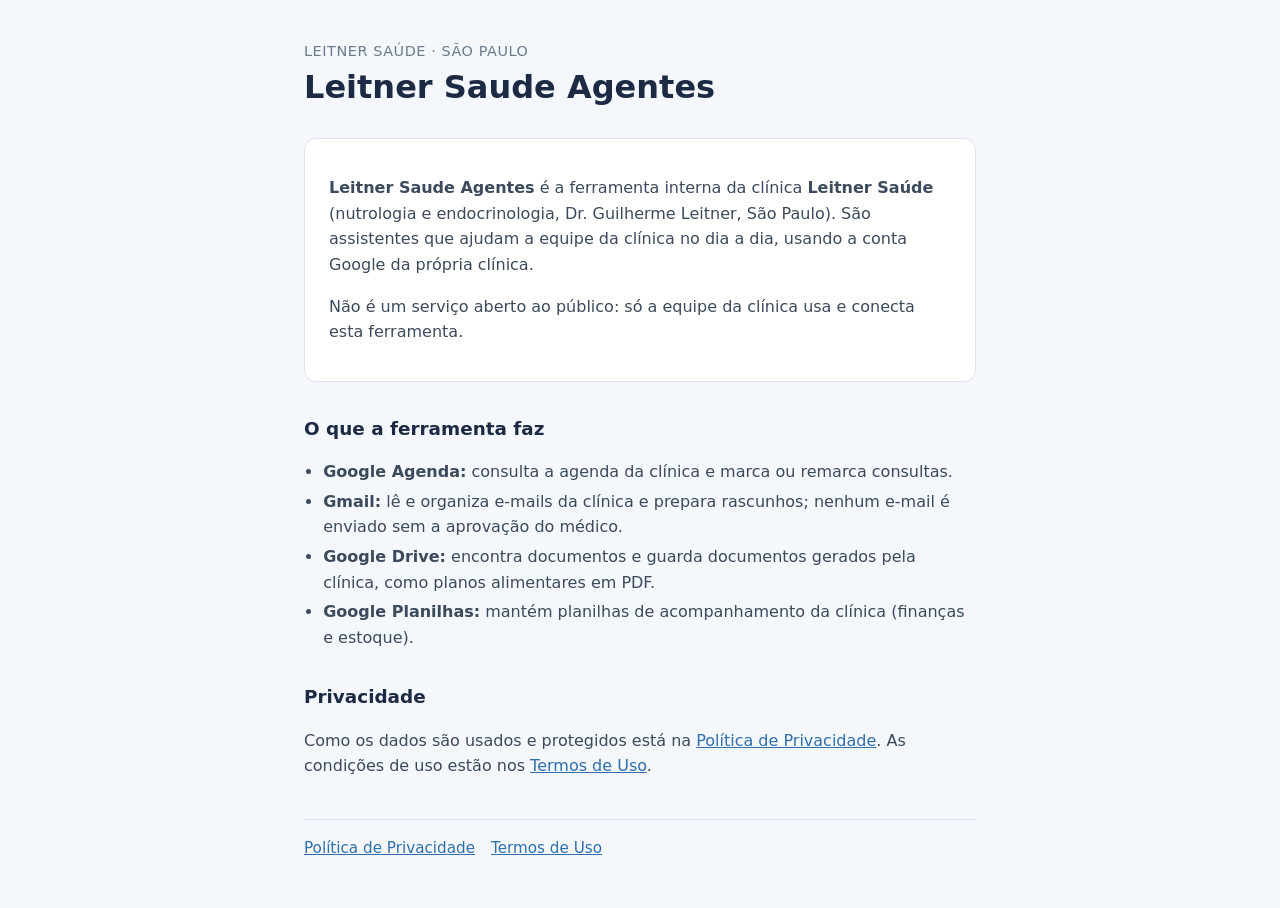
<file: index.html>
<!doctype html>
<html lang="pt-BR">
<head>
  <meta charset="utf-8">
  <meta name="viewport" content="width=device-width, initial-scale=1">
  <title>Leitner Saude Agentes</title>
  <meta name="description" content="Ferramenta interna da clínica Leitner Saúde: assistentes que organizam agenda, e-mail, documentos e planilhas da clínica.">
  <link rel="stylesheet" href="style.css">
</head>
<body>
<main>
  <header>
    <p>Leitner Saúde · São Paulo</p>
    <h1>Leitner Saude Agentes</h1>
  </header>

  <div class="card">
    <p><strong>Leitner Saude Agentes</strong> é a ferramenta interna da clínica <strong>Leitner Saúde</strong>
    (nutrologia e endocrinologia, Dr. Guilherme Leitner, São Paulo). São assistentes que ajudam a equipe da
    clínica no dia a dia, usando a conta Google da própria clínica.</p>
    <p>Não é um serviço aberto ao público: só a equipe da clínica usa e conecta esta ferramenta.</p>
  </div>

  <h2>O que a ferramenta faz</h2>
  <ul>
    <li><strong>Google Agenda:</strong> consulta a agenda da clínica e marca ou remarca consultas.</li>
    <li><strong>Gmail:</strong> lê e organiza e-mails da clínica e prepara rascunhos; nenhum e-mail é enviado sem a aprovação do médico.</li>
    <li><strong>Google Drive:</strong> encontra documentos e guarda documentos gerados pela clínica, como planos alimentares em PDF.</li>
    <li><strong>Google Planilhas:</strong> mantém planilhas de acompanhamento da clínica (finanças e estoque).</li>
  </ul>

  <h2>Privacidade</h2>
  <p>Como os dados são usados e protegidos está na <a href="privacidade.html">Política de Privacidade</a>.
  As condições de uso estão nos <a href="termos.html">Termos de Uso</a>.</p>

  <nav>
    <a href="privacidade.html">Política de Privacidade</a>
    <a href="termos.html">Termos de Uso</a>
  </nav>
</main>
</body>
</html>
</file>
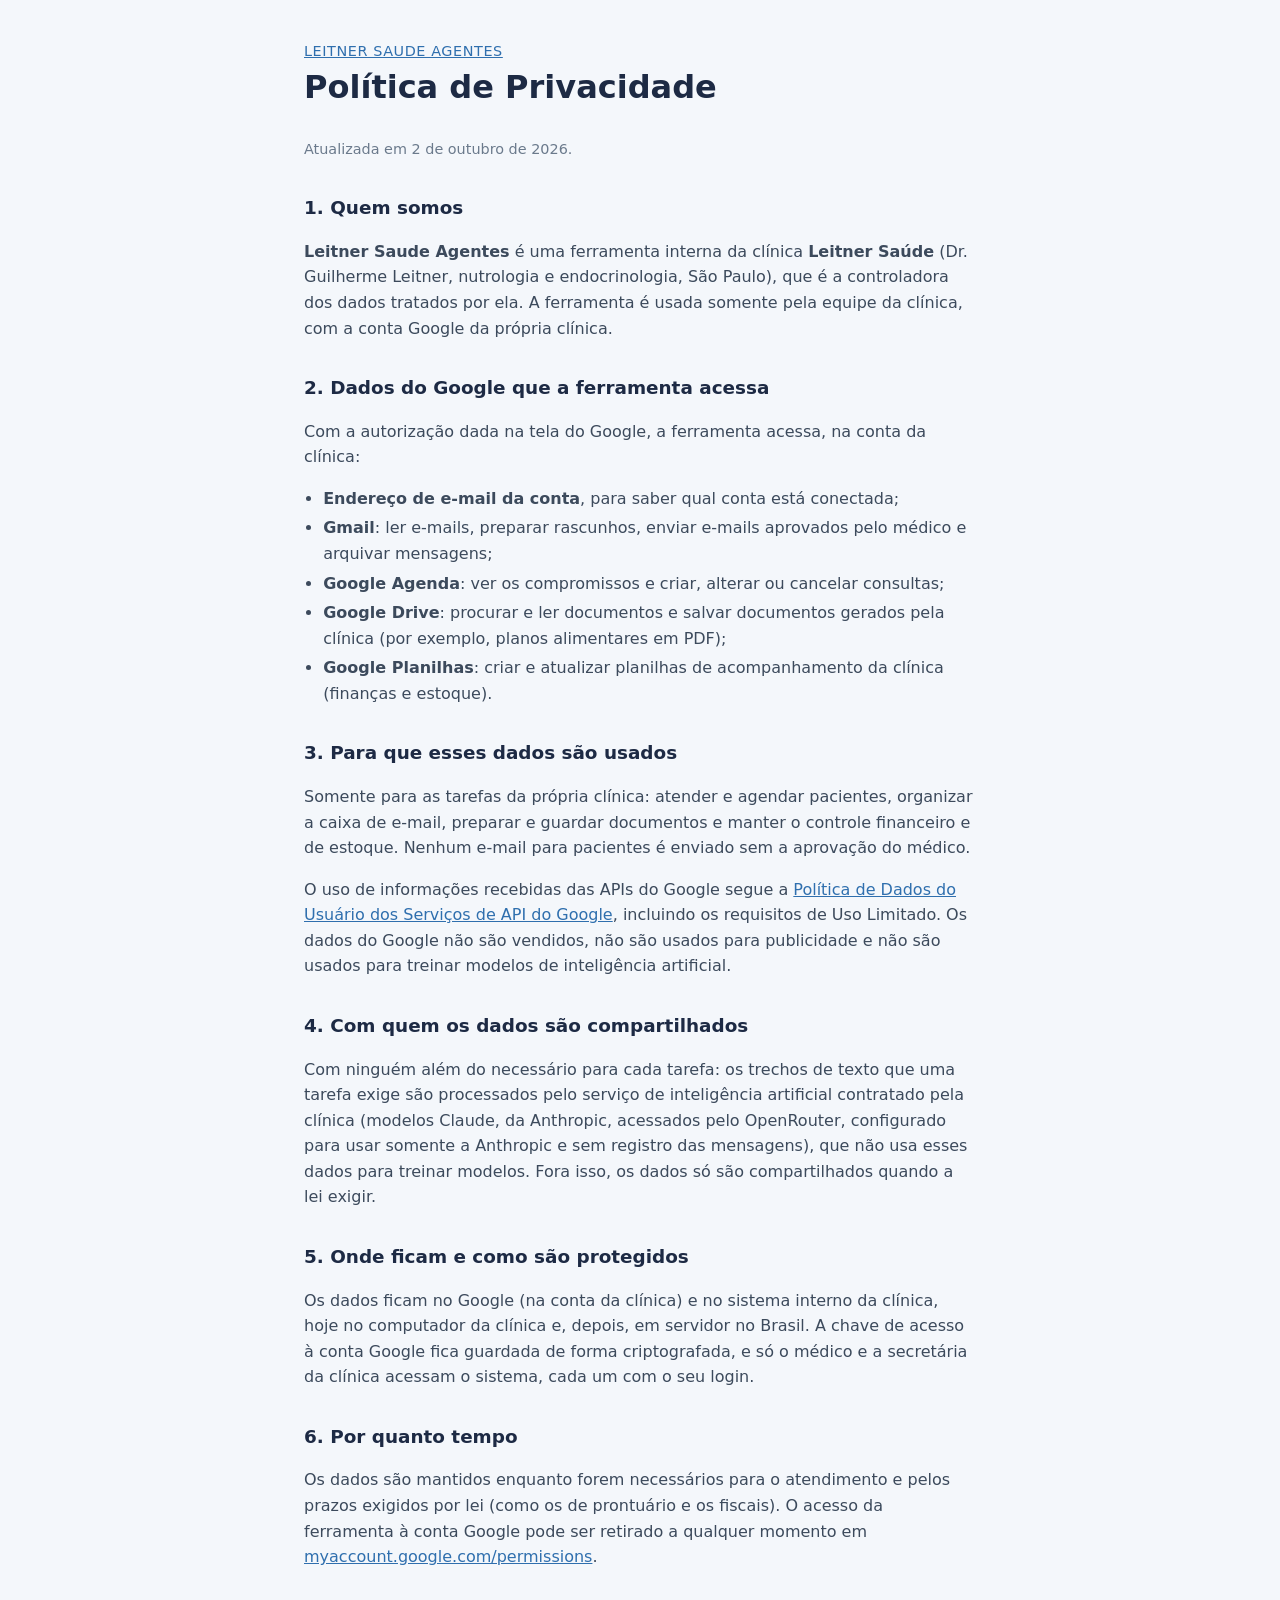
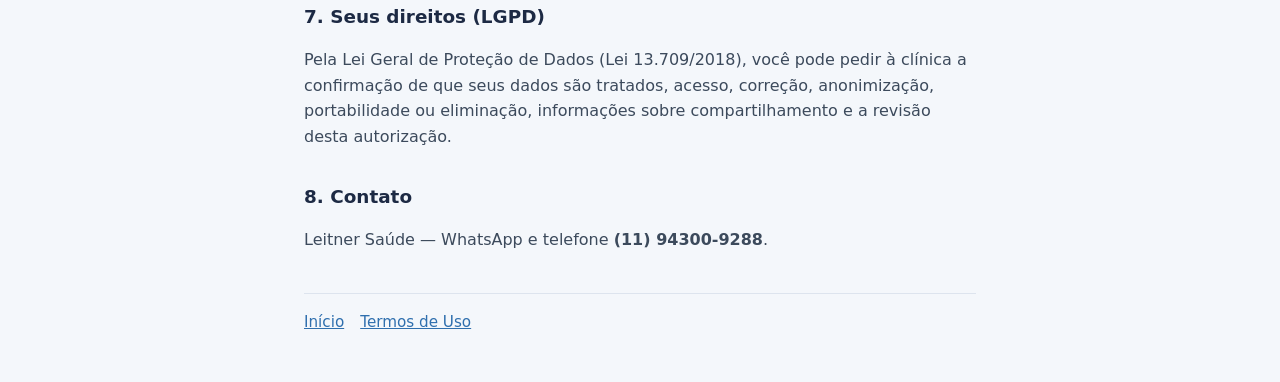
<file: privacidade.html>
<!doctype html>
<html lang="pt-BR">
<head>
  <meta charset="utf-8">
  <meta name="viewport" content="width=device-width, initial-scale=1">
  <title>Política de Privacidade — Leitner Saude Agentes</title>
  <link rel="stylesheet" href="style.css">
</head>
<body>
<main>
  <header>
    <p><a href="./">Leitner Saude Agentes</a></p>
    <h1>Política de Privacidade</h1>
  </header>
  <p class="small">Atualizada em 2 de outubro de 2026.</p>

  <h2>1. Quem somos</h2>
  <p><strong>Leitner Saude Agentes</strong> é uma ferramenta interna da clínica <strong>Leitner Saúde</strong>
  (Dr. Guilherme Leitner, nutrologia e endocrinologia, São Paulo), que é a controladora dos dados tratados por ela.
  A ferramenta é usada somente pela equipe da clínica, com a conta Google da própria clínica.</p>

  <h2>2. Dados do Google que a ferramenta acessa</h2>
  <p>Com a autorização dada na tela do Google, a ferramenta acessa, na conta da clínica:</p>
  <ul>
    <li><strong>Endereço de e-mail da conta</strong>, para saber qual conta está conectada;</li>
    <li><strong>Gmail</strong>: ler e-mails, preparar rascunhos, enviar e-mails aprovados pelo médico e arquivar mensagens;</li>
    <li><strong>Google Agenda</strong>: ver os compromissos e criar, alterar ou cancelar consultas;</li>
    <li><strong>Google Drive</strong>: procurar e ler documentos e salvar documentos gerados pela clínica (por exemplo, planos alimentares em PDF);</li>
    <li><strong>Google Planilhas</strong>: criar e atualizar planilhas de acompanhamento da clínica (finanças e estoque).</li>
  </ul>

  <h2>3. Para que esses dados são usados</h2>
  <p>Somente para as tarefas da própria clínica: atender e agendar pacientes, organizar a caixa de e-mail,
  preparar e guardar documentos e manter o controle financeiro e de estoque. Nenhum e-mail para pacientes é
  enviado sem a aprovação do médico.</p>
  <p>O uso de informações recebidas das APIs do Google segue a
  <a href="https://developers.google.com/terms/api-services-user-data-policy">Política de Dados do Usuário dos Serviços de API do Google</a>,
  incluindo os requisitos de Uso Limitado. Os dados do Google não são vendidos, não são usados para publicidade
  e não são usados para treinar modelos de inteligência artificial.</p>

  <h2>4. Com quem os dados são compartilhados</h2>
  <p>Com ninguém além do necessário para cada tarefa: os trechos de texto que uma tarefa exige são processados
  pelo serviço de inteligência artificial contratado pela clínica (modelos Claude, da Anthropic, acessados pelo
  OpenRouter, configurado para usar somente a Anthropic e sem registro das mensagens), que não usa esses dados
  para treinar modelos. Fora isso, os dados só são compartilhados quando a lei exigir.</p>

  <h2>5. Onde ficam e como são protegidos</h2>
  <p>Os dados ficam no Google (na conta da clínica) e no sistema interno da clínica, hoje no computador da
  clínica e, depois, em servidor no Brasil. A chave de acesso à conta Google fica guardada de forma criptografada,
  e só o médico e a secretária da clínica acessam o sistema, cada um com o seu login.</p>

  <h2>6. Por quanto tempo</h2>
  <p>Os dados são mantidos enquanto forem necessários para o atendimento e pelos prazos exigidos por lei
  (como os de prontuário e os fiscais). O acesso da ferramenta à conta Google pode ser retirado a qualquer momento em
  <a href="https://myaccount.google.com/permissions">myaccount.google.com/permissions</a>.</p>

  <h2>7. Seus direitos (LGPD)</h2>
  <p>Pela Lei Geral de Proteção de Dados (Lei 13.709/2018), você pode pedir à clínica a confirmação de que seus
  dados são tratados, acesso, correção, anonimização, portabilidade ou eliminação, informações sobre
  compartilhamento e a revisão desta autorização.</p>

  <h2>8. Contato</h2>
  <p>Leitner Saúde — WhatsApp e telefone <strong>(11) 94300-9288</strong>.</p>

  <nav>
    <a href="./">Início</a>
    <a href="termos.html">Termos de Uso</a>
  </nav>
</main>
</body>
</html>
</file>
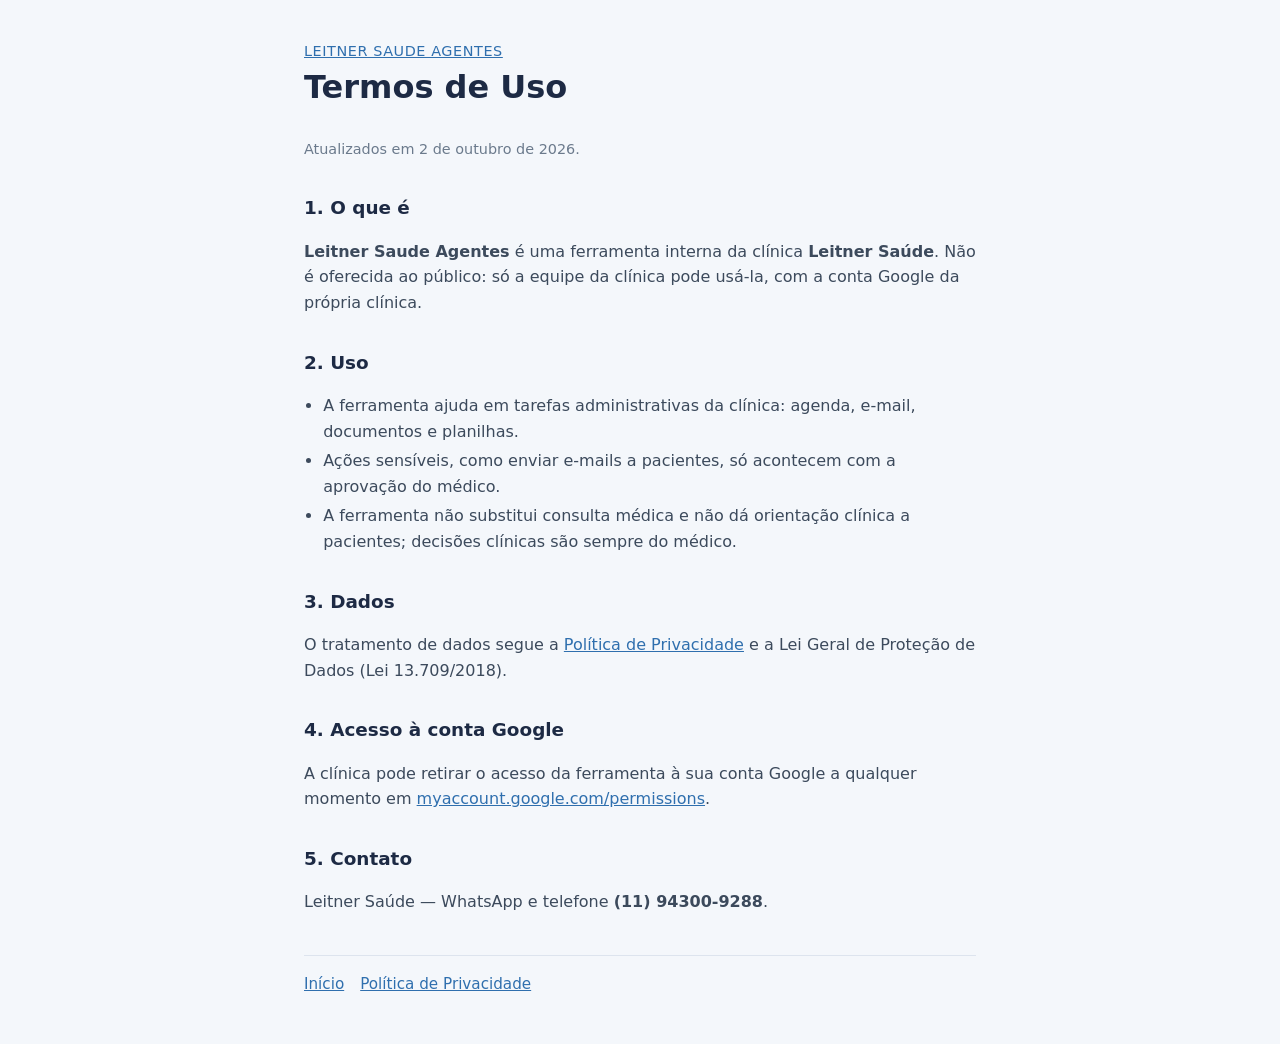
<file: termos.html>
<!doctype html>
<html lang="pt-BR">
<head>
  <meta charset="utf-8">
  <meta name="viewport" content="width=device-width, initial-scale=1">
  <title>Termos de Uso — Leitner Saude Agentes</title>
  <link rel="stylesheet" href="style.css">
</head>
<body>
<main>
  <header>
    <p><a href="./">Leitner Saude Agentes</a></p>
    <h1>Termos de Uso</h1>
  </header>
  <p class="small">Atualizados em 2 de outubro de 2026.</p>

  <h2>1. O que é</h2>
  <p><strong>Leitner Saude Agentes</strong> é uma ferramenta interna da clínica <strong>Leitner Saúde</strong>.
  Não é oferecida ao público: só a equipe da clínica pode usá-la, com a conta Google da própria clínica.</p>

  <h2>2. Uso</h2>
  <ul>
    <li>A ferramenta ajuda em tarefas administrativas da clínica: agenda, e-mail, documentos e planilhas.</li>
    <li>Ações sensíveis, como enviar e-mails a pacientes, só acontecem com a aprovação do médico.</li>
    <li>A ferramenta não substitui consulta médica e não dá orientação clínica a pacientes; decisões clínicas são sempre do médico.</li>
  </ul>

  <h2>3. Dados</h2>
  <p>O tratamento de dados segue a <a href="privacidade.html">Política de Privacidade</a> e a Lei Geral de
  Proteção de Dados (Lei 13.709/2018).</p>

  <h2>4. Acesso à conta Google</h2>
  <p>A clínica pode retirar o acesso da ferramenta à sua conta Google a qualquer momento em
  <a href="https://myaccount.google.com/permissions">myaccount.google.com/permissions</a>.</p>

  <h2>5. Contato</h2>
  <p>Leitner Saúde — WhatsApp e telefone <strong>(11) 94300-9288</strong>.</p>

  <nav>
    <a href="./">Início</a>
    <a href="privacidade.html">Política de Privacidade</a>
  </nav>
</main>
</body>
</html>
</file>
<file: style.css>
:root {
  --navy: #1d2a44;
  --ink: #3c4a5c;
  --soft: #6b7a8c;
  --ice: #f4f7fb;
  --line: #dde4ee;
  --brand: #2f6fae;
}
* { box-sizing: border-box; }
body {
  margin: 0;
  background: var(--ice);
  color: var(--ink);
  font: 16px/1.6 system-ui, -apple-system, "Segoe UI", Roboto, sans-serif;
}
main {
  max-width: 44rem;
  margin: 0 auto;
  padding: 2.5rem 1rem 3rem;
}
header { margin-bottom: 2rem; }
header p { margin: 0; color: var(--soft); font-size: 0.9rem; letter-spacing: 0.04em; text-transform: uppercase; }
h1 { color: var(--navy); font-size: 2rem; line-height: 1.2; margin: 0.3rem 0 0; }
h2 { color: var(--navy); font-size: 1.15rem; margin: 2rem 0 0.4rem; }
a { color: var(--brand); }
ul { padding-left: 1.2rem; }
li { margin: 0.25rem 0; }
.card { background: #fff; border: 1px solid var(--line); border-radius: 12px; padding: 1.25rem 1.5rem; }
nav { display: flex; flex-wrap: wrap; gap: 1rem; margin-top: 2.5rem; padding-top: 1rem; border-top: 1px solid var(--line); font-size: 0.95rem; }
.small { color: var(--soft); font-size: 0.9rem; }
@media (prefers-color-scheme: dark) {
  :root { --navy: #e6edf7; --ink: #c9d3e0; --soft: #94a3b8; --ice: #111827; --line: #263244; --brand: #7fb2e5; }
  .card { background: #172033; }
}
</file>
